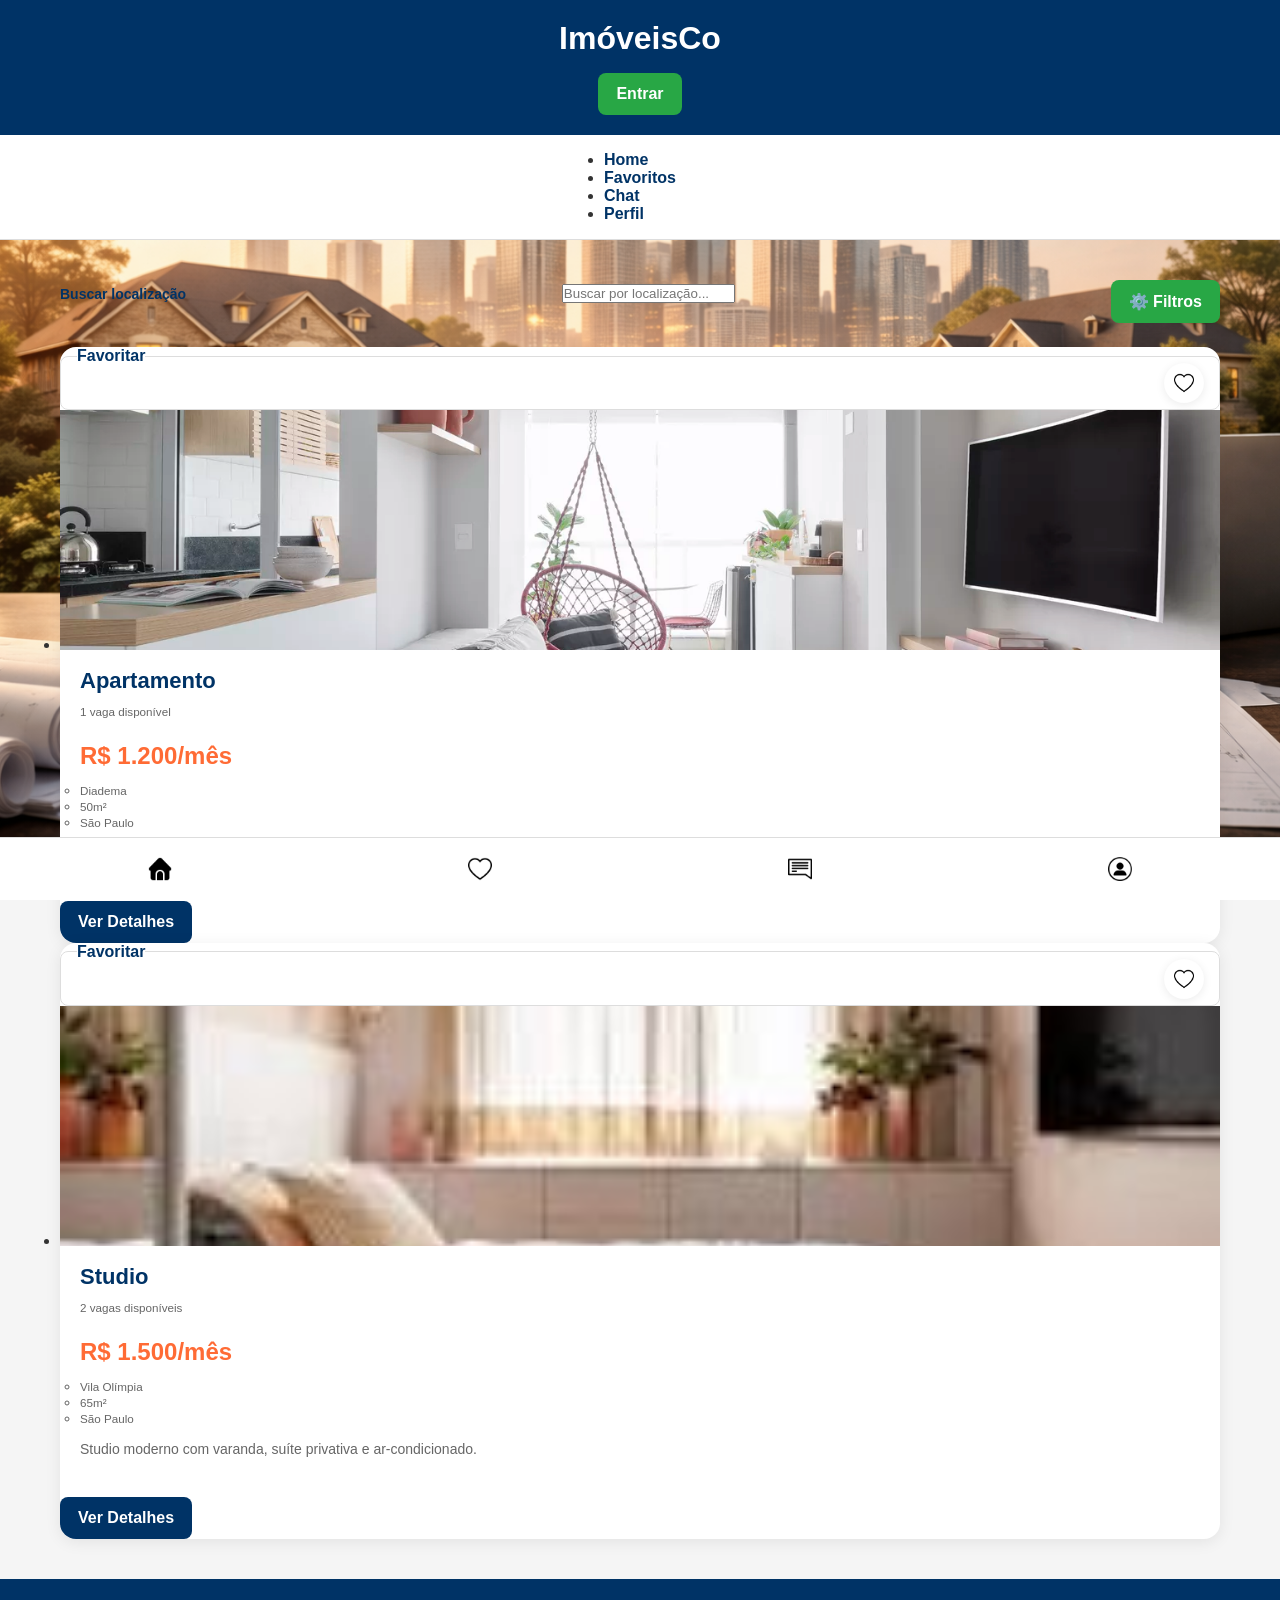
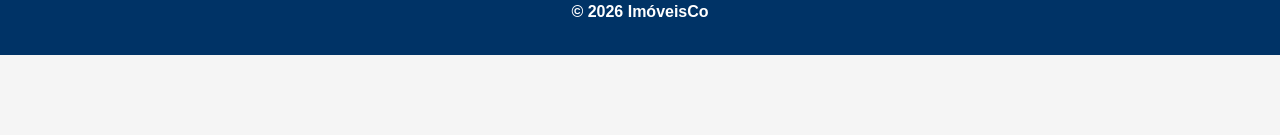
<file: html/index.html>
﻿<!DOCTYPE html>
<html lang="pt-BR">
<head>
    <meta charset="UTF-8">

    <meta http-equiv="refresh" content="0; url=teste1.html">

    <meta name="viewport" content="width=device-width, initial-scale=1.0">

    <title>ImóveisCo</title>
</head>

<body>
    <p>
        Redirecionando para
        <a href="teste1.html">Home</a>...
    </p>
</body>
</html>
</file>
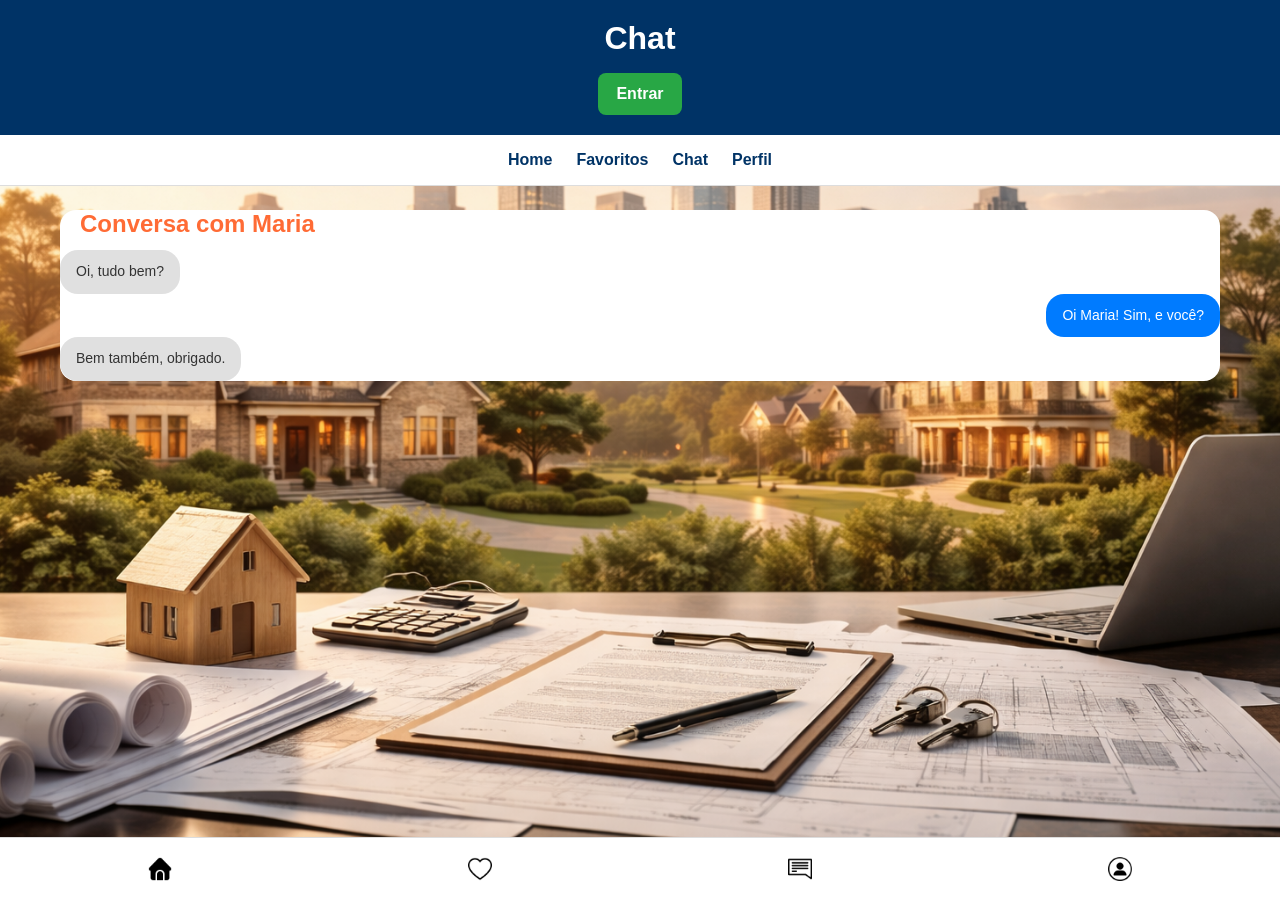
<file: html/chat.html>
﻿<!DOCTYPE html>
<html lang="pt-BR">

<head>
    <meta charset="UTF-8">
    <meta name="viewport" content="width=device-width, initial-scale=1.0">
    <title>ImóveisCo - Chat</title>

    <link rel="stylesheet" href="css/styles.css">
</head>

<body>

    <header>
        <h1>Chat</h1>

        <a href="#login" class="button secondary">
            Entrar
        </a>
    </header>

    <nav class="top-nav">
        <a href="teste1.html">Home</a>
        <a href="favorites.html">Favoritos</a>
        <a href="chat.html">Chat</a>
        <a href="profile.html">Perfil</a>
    </nav>

    <main>

        <section class="chat-layout">

            <h2 class="sr-only">
                Conversas
            </h2>

            <input type="radio"
                   id="conv-none"
                   name="conversation"
                   hidden>

            <input type="radio"
                   id="conv-maria"
                   name="conversation"
                   checked
                   hidden>

            <input type="radio"
                   id="conv-joao"
                   name="conversation"
                   hidden>

            <input type="radio"
                   id="conv-carla"
                   name="conversation"
                   hidden>

            <nav class="chat-list"
                 aria-label="Lista de conversas">

                <label for="conv-maria"
                       class="chat-item">

                    <span class="chat-avatar">
                        <img src="imagens/maria.png"
                             alt="Maria">
                    </span>

                    <span class="chat-meta">
                        <span class="chat-name">
                            Maria
                        </span>

                        <span class="chat-preview">
                            Oi, tudo bem?
                        </span>
                    </span>

                </label>

                <label for="conv-joao"
                       class="chat-item">

                    <span class="chat-avatar">
                        <img src="imagens/user.png"
                             alt="João">
                    </span>

                    <span class="chat-meta">
                        <span class="chat-name">
                            João
                        </span>

                        <span class="chat-preview">
                            Sobre o quarto...
                        </span>
                    </span>

                </label>

                <label for="conv-carla"
                       class="chat-item">

                    <span class="chat-avatar">
                        <img src="imagens/camila.png"
                             alt="Carla">
                    </span>

                    <span class="chat-meta">
                        <span class="chat-name">
                            Carla
                        </span>

                        <span class="chat-preview">
                            Visita agendada!
                        </span>
                    </span>

                </label>

            </nav>

            <section class="chat-content">

                <h2 class="sr-only">
                    Área de mensagens
                </h2>

                <article class="conversation conversation-maria">

                    <h3>
                        Conversa com Maria
                    </h3>

                    <p class="message left">
                        Oi, tudo bem?
                    </p>

                    <p class="message right">
                        Oi Maria! Sim, e você?
                    </p>

                    <p class="message left">
                        Bem também, obrigado.
                    </p>

                </article>

                <article class="conversation conversation-joao">

                    <h3>
                        Conversa com João
                    </h3>

                    <p class="message left">
                        Sobre o quarto...
                    </p>

                    <p class="message right">
                        Qual quarto?
                    </p>

                    <p class="message left">
                        O Quarto 1, está disponível?
                    </p>

                </article>

                <article class="conversation conversation-carla">

                    <h3>
                        Conversa com Carla
                    </h3>

                    <p class="message left">
                        Visita agendada!
                    </p>

                    <p class="message right">
                        Perfeito, até amanhã.
                    </p>

                </article>

            </section>

        </section>

    </main>

    <nav id="bottom-nav"
         aria-label="Navegação inferior">

        <ul>

            <li>
                <a href="teste1.html">
                    <img src="imagens/home.png"
                         alt="Home">
                </a>
            </li>

            <li>
                <a href="favorites.html">
                    <img src="imagens/like.png"
                         alt="Favoritos">
                </a>
            </li>

            <li>
                <a href="chat.html">
                    <img src="imagens/messagens.png"
                         alt="Chat">
                </a>
            </li>

            <li>
                <a href="profile.html">
                    <img src="imagens/user.png"
                         alt="Perfil">
                </a>
            </li>

        </ul>

    </nav>

    <section id="login"
             class="modal">

        <h2 class="sr-only">
            Login
        </h2>

        <section class="modal-content">

            <a href="#"
               class="close">
                &times;
            </a>

            <h2>
                Login
            </h2>

            <form>

                <label>
                    Email

                    <input type="email"
                           required>
                </label>

                <label>
                    Senha

                    <input type="password"
                           required>
                </label>

                <button type="submit"
                        class="button">
                    Entrar
                </button>

            </form>

            <p>
                <a href="#register"
                   class="button secondary">
                    Cadastrar
                </a>
            </p>

        </section>

    </section>

    <section id="register"
             class="modal">

        <h2 class="sr-only">
            Cadastro
        </h2>

        <section class="modal-content">

            <a href="#"
               class="close">
                &times;
            </a>

            <h2>
                Cadastro
            </h2>

            <form>

                <label>
                    Nome

                    <input type="text"
                           required>
                </label>

                <label>
                    Email

                    <input type="email"
                           required>
                </label>

                <label>
                    Senha

                    <input type="password"
                           required>
                </label>

                <label>
                    Confirmar Senha

                    <input type="password"
                           required>
                </label>

                <button type="submit"
                        class="button">
                    Cadastrar
                </button>

            </form>

        </section>

    </section>

</body>

</html>
</file>
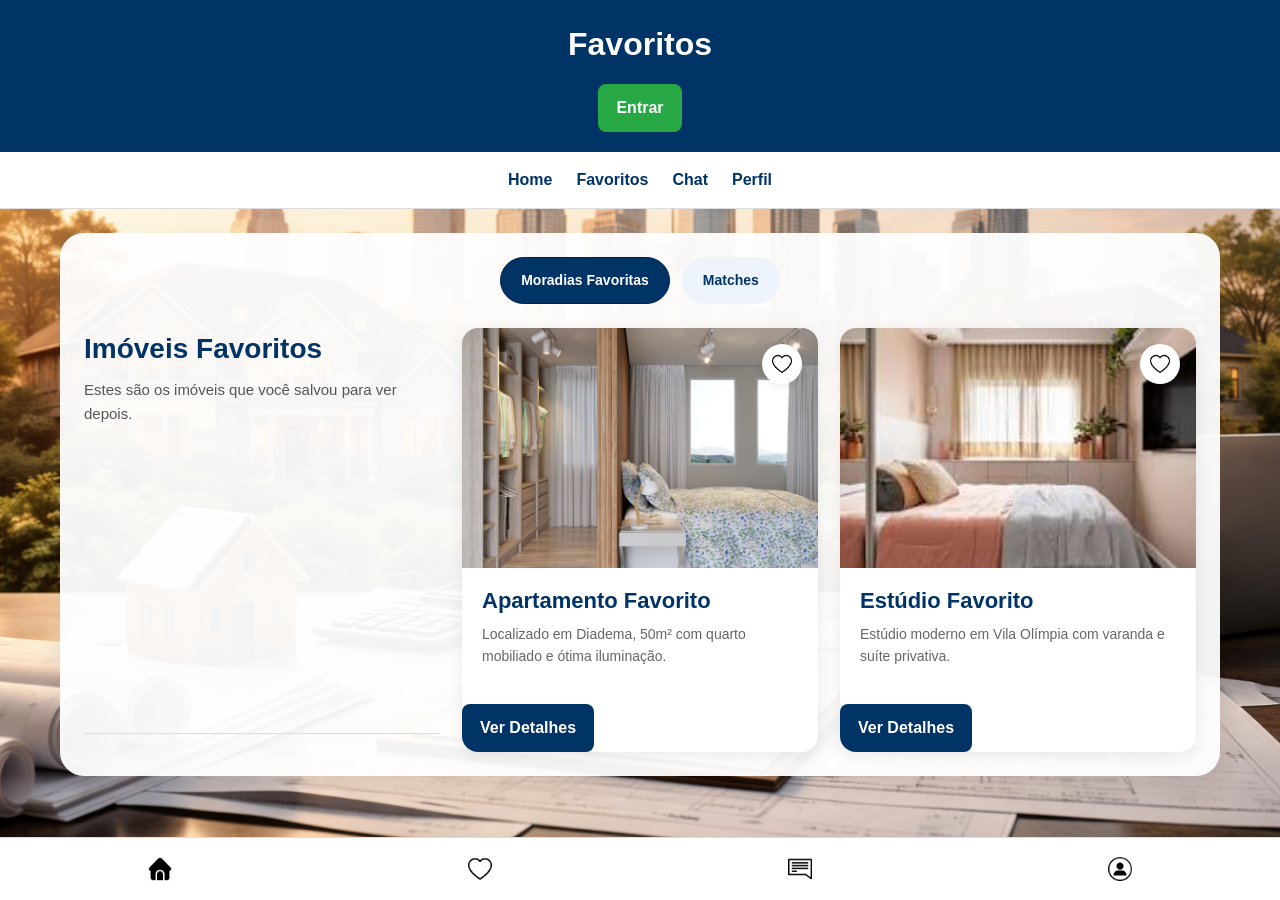
<file: html/favorites.html>
﻿<!DOCTYPE html>
<html lang="pt-BR">

<head>
    <meta charset="UTF-8">
    <meta name="viewport" content="width=device-width, initial-scale=1.0">

    <title>ImóveisCo - Favoritos</title>

    <link rel="stylesheet" href="css/reset.css">
    <link rel="stylesheet" href="css/styles.css">
</head>

<body>

    <header>
        <h1>Favoritos</h1>

        <a href="#login" class="button secondary">
            Entrar
        </a>
    </header>

    <nav class="top-nav">
        <a href="teste1.html">Home</a>
        <a href="favorites.html">Favoritos</a>
        <a href="chat.html">Chat</a>
        <a href="profile.html">Perfil</a>
    </nav>

    <main>

        <section class="tabs">

            <h2 class="sr-only">
                Área de favoritos
            </h2>

            <input type="radio"
                   id="tab-moradias"
                   name="favorite-tab"
                   checked
                   hidden>

            <input type="radio"
                   id="tab-matches"
                   name="favorite-tab"
                   hidden>

            <section class="tab-buttons">

                <h2 class="sr-only">
                    Seleção de abas
                </h2>

                <label for="tab-moradias"
                       class="tab-label">
                    Moradias Favoritas
                </label>

                <label for="tab-matches"
                       class="tab-label">
                    Matches
                </label>

            </section>

            <section class="tab-content tab-moradias">

                <h2 class="sr-only">
                    Conteúdo de imóveis favoritos
                </h2>

                <section class="section-title">

                    <h2>
                        Imóveis Favoritos
                    </h2>

                    <p>
                        Estes são os imóveis que você salvou para ver depois.
                    </p>

                </section>

                <article>

                    <input type="checkbox"
                           id="fav-1"
                           class="favorite-checkbox">

                    <label for="fav-1"
                           class="star">

                        <span class="sr-only">
                            Favoritar
                        </span>

                    </label>

                    <figure>
                        <img src="imagens/quarto1.jpg"
                             alt="Apartamento Favorito">
                    </figure>

                    <h2>
                        Apartamento Favorito
                    </h2>

                    <p>
                        Localizado em Diadema, 50m² com quarto mobiliado e ótima iluminação.
                    </p>

                    <a href="teste1.html#property-1"
                       class="button">
                        Ver Detalhes
                    </a>

                </article>

                <article>

                    <input type="checkbox"
                           id="fav-2"
                           class="favorite-checkbox">

                    <label for="fav-2"
                           class="star">

                        <span class="sr-only">
                            Favoritar
                        </span>

                    </label>

                    <figure>
                        <img src="imagens/quarto2.jpg"
                             alt="Estúdio Favorito">
                    </figure>

                    <h2>
                        Estúdio Favorito
                    </h2>

                    <p>
                        Estúdio moderno em Vila Olímpia com varanda e suíte privativa.
                    </p>

                    <a href="teste1.html#property-2"
                       class="button">
                        Ver Detalhes
                    </a>

                </article>

            </section>

            <section class="tab-content tab-matches">

                <h2 class="sr-only">
                    Conteúdo de matches
                </h2>

                <section class="section-title">

                    <h2>
                        Matches
                    </h2>

                    <p>
                        Veja os moradores com maior compatibilidade para o seu perfil.
                    </p>

                </section>

                <section id="match-list"
                         class="matches-grid">

                    <h3>
                        Lista de Matches
                    </h3>

                </section>

                <p id="no-matches"
                   class="empty-state">

                    Nenhum match ainda.
                    Volte à home e clique em “Match”
                    em algum morador.

                </p>

            </section>

        </section>

    </main>

    <nav id="bottom-nav"
         aria-label="Navegação inferior">

        <ul>

            <li>

                <a href="teste1.html">

                    <img src="imagens/home.png"
                         alt="Home">

                </a>

            </li>

            <li>

                <a href="favorites.html">

                    <img src="imagens/like.png"
                         alt="Favoritos">

                </a>

            </li>

            <li>

                <a href="#chat-modal">

                    <img src="imagens/messagens.png"
                         alt="Chat">

                </a>

            </li>

            <li>

                <a href="profile.html">

                    <img src="imagens/user.png"
                         alt="Perfil">

                </a>

            </li>

        </ul>

    </nav>

    <section id="login"
             class="modal">

        <h2 class="sr-only">
            Login
        </h2>

        <section class="modal-content">

            <a href="#"
               class="close">
                &times;
            </a>

            <h2>
                Login
            </h2>

            <form>

                <label for="login-email">
                    Email
                </label>

                <input type="email"
                       id="login-email"
                       required>

                <label for="login-password">
                    Senha
                </label>

                <input type="password"
                       id="login-password"
                       required>

                <button type="submit"
                        class="button">

                    Entrar

                </button>

            </form>

        </section>

    </section>

</body>

</html>
</file>
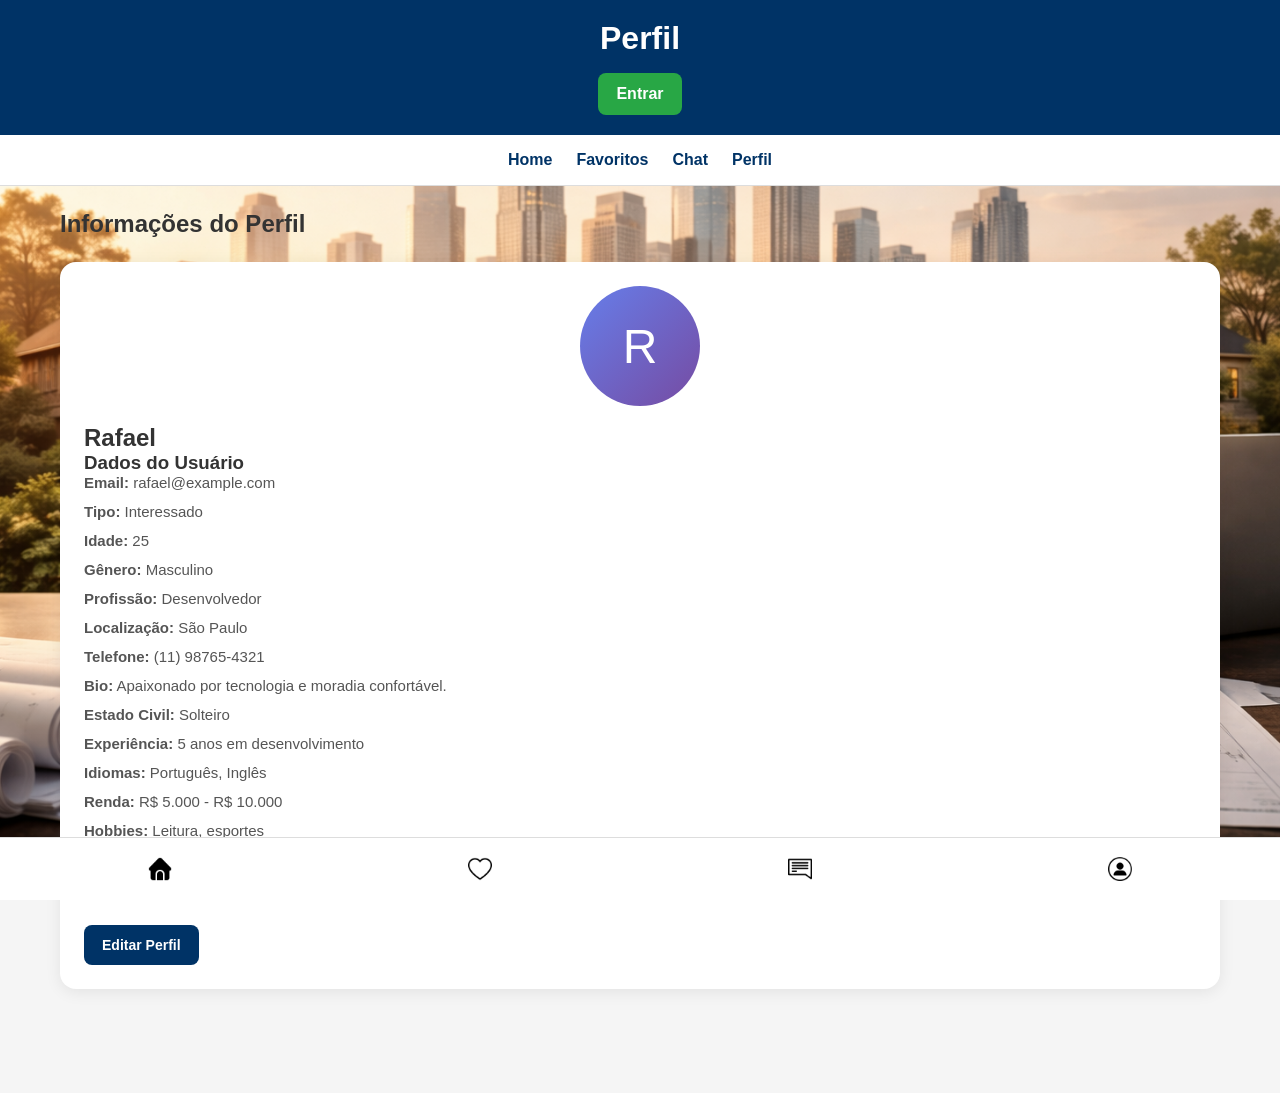
<file: html/profile.html>
﻿<!DOCTYPE html>
<html lang="pt-BR">

<head>
    <meta charset="UTF-8">
    <meta name="viewport" content="width=device-width, initial-scale=1.0">
    <title>ImóveisCo - Perfil</title>

    <link rel="stylesheet" href="css/styles.css">
</head>

<body>

    <header>
        <h1>Perfil</h1>

        <a href="#login"
           class="button secondary">
            Entrar
        </a>
    </header>

    <nav class="top-nav">
        <a href="teste1.html">Home</a>
        <a href="favorites.html">Favoritos</a>
        <a href="chat.html">Chat</a>
        <a href="profile.html">Perfil</a>
    </nav>

    <main>

        <input type="checkbox"
               id="edit-profile-toggle"
               hidden>

        <section class="profile-content">

            <h2>
                Informações do Perfil
            </h2>

            <section class="profile-card">

                <h2 class="sr-only">
                    Cartão de perfil
                </h2>

                <span class="profile-avatar">
                    R
                </span>

                <h2>
                    Rafael
                </h2>

                <section class="profile-info">

                    <h3>
                        Dados do Usuário
                    </h3>

                    <p><strong>Email:</strong> rafael@example.com</p>
                    <p><strong>Tipo:</strong> Interessado</p>
                    <p><strong>Idade:</strong> 25</p>
                    <p><strong>Gênero:</strong> Masculino</p>
                    <p><strong>Profissão:</strong> Desenvolvedor</p>
                    <p><strong>Localização:</strong> São Paulo</p>
                    <p><strong>Telefone:</strong> (11) 98765-4321</p>
                    <p><strong>Bio:</strong> Apaixonado por tecnologia e moradia confortável.</p>
                    <p><strong>Estado Civil:</strong> Solteiro</p>
                    <p><strong>Experiência:</strong> 5 anos em desenvolvimento</p>
                    <p><strong>Idiomas:</strong> Português, Inglês</p>
                    <p><strong>Renda:</strong> R$ 5.000 - R$ 10.000</p>
                    <p><strong>Hobbies:</strong> Leitura, esportes</p>
                    <p><strong>Pets:</strong> Não</p>
                    <p><strong>Personalidade:</strong> Extrovertido</p>

                </section>

                <label for="edit-profile-toggle"
                       class="button">
                    Editar Perfil
                </label>

            </section>

            <section class="profile-form">

                <h2>
                    Editar Perfil
                </h2>

                <form id="profile-form">

                    <label for="edit-name">
                        Nome
                    </label>

                    <input type="text"
                           id="edit-name"
                           value="Rafael">

                    <label for="edit-email">
                        Email
                    </label>

                    <input type="email"
                           id="edit-email"
                           value="rafael@example.com">

                    <label for="edit-gender">
                        Sexo
                    </label>

                    <select id="edit-gender">
                        <option selected>Masculino</option>
                        <option>Feminino</option>
                        <option>Outro</option>
                    </select>

                    <label for="edit-age">
                        Idade
                    </label>

                    <input type="number"
                           id="edit-age"
                           value="25"
                           min="18"
                           max="100">

                    <label for="edit-profession">
                        Profissão
                    </label>

                    <input type="text"
                           id="edit-profession"
                           value="Desenvolvedor">

                    <label for="edit-location">
                        Localização
                    </label>

                    <input type="text"
                           id="edit-location"
                           value="São Paulo">

                    <label for="edit-phone">
                        Telefone
                    </label>

                    <input type="tel"
                           id="edit-phone"
                           value="(11) 98765-4321">

                    <label for="edit-bio">
                        Bio Pessoal
                    </label>

                    <textarea id="edit-bio">Apaixonado por tecnologia e moradia confortável.</textarea>

                    <label for="edit-marital">
                        Estado Civil
                    </label>

                    <select id="edit-marital">
                        <option selected>Solteiro(a)</option>
                        <option>Relacionada(o)</option>
                        <option>Casado(a)</option>
                        <option>Divorciado(a)</option>
                    </select>

                    <label for="edit-experience">
                        Experiência Profissional
                    </label>

                    <input type="text"
                           id="edit-experience"
                           value="5 anos em desenvolvimento">

                    <label for="edit-languages">
                        Idiomas
                    </label>

                    <input type="text"
                           id="edit-languages"
                           value="Português, Inglês">

                    <label for="edit-income">
                        Faixa de Renda
                    </label>

                    <select id="edit-income">
                        <option>Até R$ 2.000</option>
                        <option selected>R$ 2.000 - R$ 5.000</option>
                        <option>R$ 5.000 - R$ 10.000</option>
                        <option>R$ 10.000 - R$ 20.000</option>
                        <option>Acima de R$ 20.000</option>
                    </select>

                    <label for="edit-hobbies">
                        Hobbies
                    </label>

                    <input type="text"
                           id="edit-hobbies"
                           value="Leitura, esportes">

                    <fieldset>

                        <legend>
                            Gosta de pets?
                        </legend>

                        <label for="edit-pets-yes">
                            <input type="radio"
                                   id="edit-pets-yes"
                                   name="pets"
                                   checked>
                            Sim
                        </label>

                        <label for="edit-pets-no">
                            <input type="radio"
                                   id="edit-pets-no"
                                   name="pets">
                            Não
                        </label>

                    </fieldset>

                    <fieldset>

                        <legend>
                            Personalidade
                        </legend>

                        <label for="edit-personality-extroverted">
                            <input type="radio"
                                   id="edit-personality-extroverted"
                                   name="personality"
                                   checked>
                            Extrovertido
                        </label>

                        <label for="edit-personality-introverted">
                            <input type="radio"
                                   id="edit-personality-introverted"
                                   name="personality">
                            Introvertido
                        </label>

                    </fieldset>

                    <button type="submit"
                            class="button">
                        Salvar Alterações
                    </button>

                    <label for="edit-profile-toggle"
                           class="button secondary">
                        Cancelar
                    </label>

                </form>

            </section>

        </section>

    </main>

    <nav id="bottom-nav"
         aria-label="Navegação inferior">

        <ul>

            <li>
                <a href="teste1.html">
                    <img src="imagens/home.png"
                         alt="Home">
                </a>
            </li>

            <li>
                <a href="favorites.html">
                    <img src="imagens/like.png"
                         alt="Favoritos">
                </a>
            </li>

            <li>
                <a href="#chat-modal">
                    <img src="imagens/messagens.png"
                         alt="Chat">
                </a>
            </li>

            <li>
                <a href="profile.html">
                    <img src="imagens/user.png"
                         alt="Perfil">
                </a>
            </li>

        </ul>

    </nav>

    <section id="login"
             class="modal">

        <h2 class="sr-only">
            Login
        </h2>

        <section class="modal-content">

            <h2>
                Login
            </h2>

            <a href="#"
               class="close">
                &times;
            </a>

            <form>

                <label for="login-email">
                    Email
                </label>

                <input type="email"
                       id="login-email"
                       required>

                <label for="login-password">
                    Senha
                </label>

                <input type="password"
                       id="login-password"
                       required>

                <button type="submit"
                        class="button">
                    Entrar
                </button>

            </form>

            <p>

                <a href="#register"
                   class="button secondary">
                    Cadastrar
                </a>

            </p>

        </section>

    </section>

    <section id="register"
             class="modal">

        <h2 class="sr-only">
            Cadastro
        </h2>

        <section class="modal-content">

            <h2>
                Cadastro
            </h2>

            <a href="#"
               class="close">
                &times;
            </a>

            <form>

                <label for="register-name">
                    Nome
                </label>

                <input type="text"
                       id="register-name"
                       required>

                <label for="register-email">
                    Email
                </label>

                <input type="email"
                       id="register-email"
                       required>

                <label for="register-password">
                    Senha
                </label>

                <input type="password"
                       id="register-password"
                       required>

                <label for="register-confirm-password">
                    Confirmar Senha
                </label>

                <input type="password"
                       id="register-confirm-password"
                       required>

                <button type="submit"
                        class="button">
                    Cadastrar
                </button>

            </form>

        </section>

    </section>

</body>

</html>
</file>
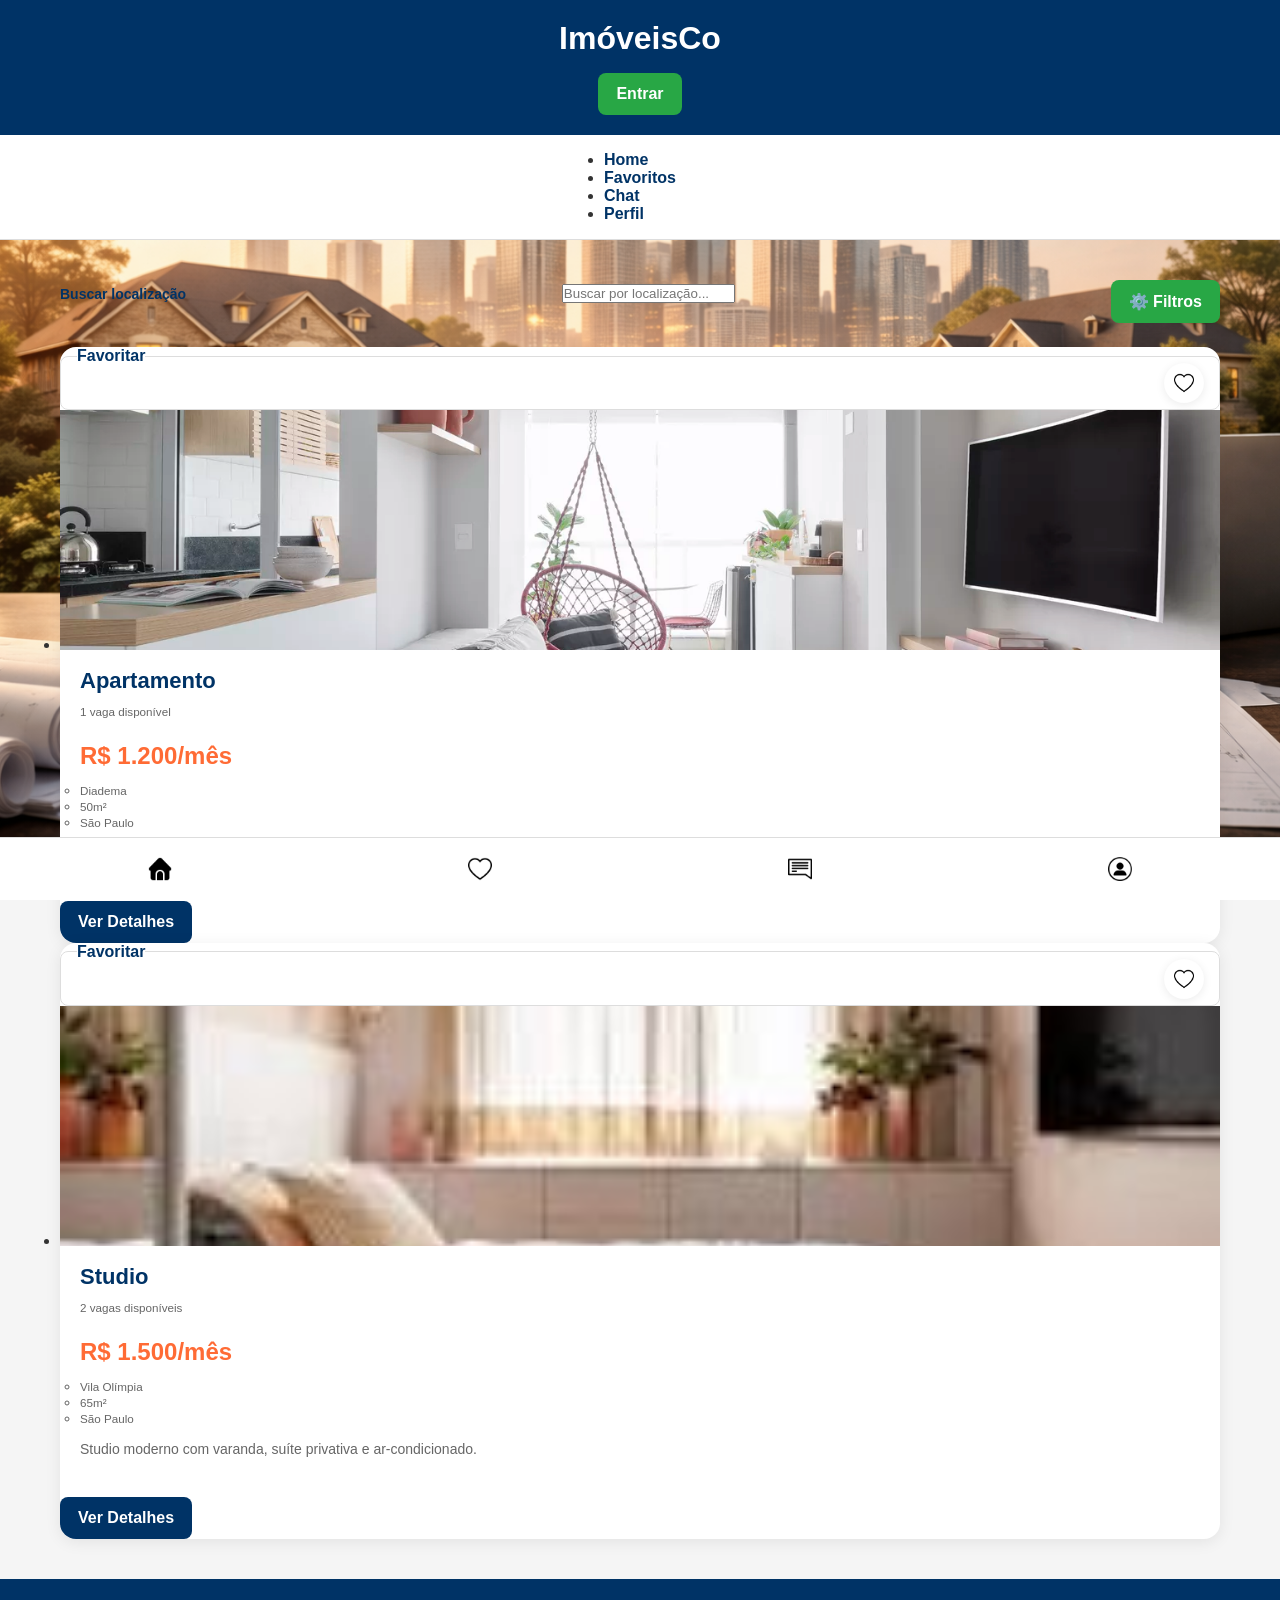
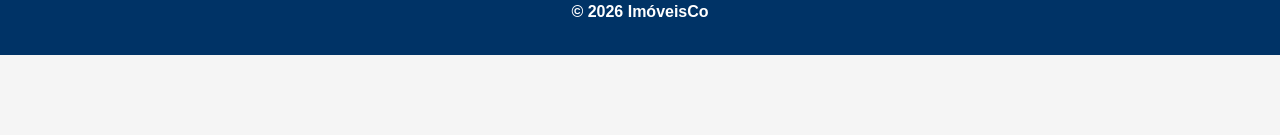
<file: html/teste1.html>
﻿<!DOCTYPE html>
<html lang="pt-BR">
<head>
    <meta charset="UTF-8">
    <meta name="viewport" content="width=device-width, initial-scale=1.0">
    <title>ImóveisCo - Home</title>
    <link class="styles" rel="stylesheet" href="css/styles.css">
</head>
<body>
    <header>
        <h1>ImóveisCo</h1>
        <a href="#login" class="button secondary">Entrar</a>
    </header>

    <nav class="top-nav">
        <ul>
            <li><a href="teste1.html">Home</a></li>
            <li><a href="favorites.html">Favoritos</a></li>
            <li><a href="chat.html">Chat</a></li>
            <li><a href="profile.html">Perfil</a></li>
        </ul>
    </nav>

    <main>
        <form class="toolbar" action="#" method="get">
            <label for="location-search" class="visually-hidden">Buscar localização</label>
            <input type="search" id="location-search" name="q" placeholder="Buscar por localização...">
            <a href="#filters-modal" class="button secondary">⚙️ Filtros</a>
        </form>

        <aside id="filters-modal" class="modal">
            <section class="modal-content">
                <a href="#" class="close" aria-label="Fechar modal">&times;</a>
                <h2>Filtrar Imóveis</h2>
                
                <fieldset class="filters-content">
                    <legend class="visually-hidden">Opções de Filtro</legend>
                    <fieldset>
                        <legend>Preço</legend>
                        <label for="maxPrice">Preço máximo: R$ 2.000</label>
                        <input type="range" id="maxPrice" name="maxPrice" min="500" max="3000" value="2000" step="100">
                    </fieldset>

                    <fieldset>
                        <legend>Quartos</legend>
                        <ul>
                            <li><label><input type="checkbox" name="bedrooms" value="1"> 1 quarto</label></li>
                            <li><label><input type="checkbox" name="bedrooms" value="2"> 2 quartos</label></li>
                            <li><label><input type="checkbox" name="bedrooms" value="3"> 3 quartos</label></li>
                            <li><label><input type="checkbox" name="bedrooms" value="4+"> 4+ quartos</label></li>
                        </ul>
                    </fieldset>

                    <fieldset>
                        <legend>Pets</legend>
                        <ul>
                            <li><label><input type="radio" name="pets-filter" value="any" checked> Indiferente</label></li>
                            <li><label><input type="radio" name="pets-filter" value="yes"> Aceita pets</label></li>
                        </ul>
                    </fieldset>
                    
                    <button type="reset" class="button secondary">Limpar</button>
                    <button type="submit" class="button">Aplicar</button>
                </fieldset>
            </section>
        </aside>

        <ul id="listagem">
            <li>
                <article class="property-card" data-price="1200" data-location="diadema">
                    <fieldset class="favorite-form">
                        <legend class="visually-hidden">Favoritar</legend>
                        <input type="checkbox" id="fav-1" name="favorite-1" class="favorite-checkbox" aria-label="Favoritar Apartamento em Diadema">
                        <label for="fav-1" class="star"></label>
                    </fieldset>
                    <figure>
                        <img src="imagens/apartamento.jpg" alt="Fachada do Imóvel">
                    </figure>
                    <h2>Apartamento</h2>
                    <p><small>1 vaga disponível</small></p>
                    <h3>R$ 1.200/mês</h3>
                    <aside>
                        <ul>
                            <li><small>Diadema</small></li>
                            <li><small>50m²</small></li>
                            <li><small>São Paulo</small></li>
                        </ul>
                    </aside>
                    <p>Quarto aconchegante e mobiliado com cama de solteiro e escrivaninha.</p>
                    <a href="#property-1" class="button">Ver Detalhes</a>
                </article>
            </li>

            <li>
                <article class="property-card" data-price="1500" data-location="vila-olimpia">
                    <fieldset class="favorite-form">
                        <legend class="visually-hidden">Favoritar</legend>
                        <input type="checkbox" id="fav-2" name="favorite-2" class="favorite-checkbox" aria-label="Favoritar Studio em Vila Olímpia">
                        <label for="fav-2" class="star"></label>
                    </fieldset>
                    <figure>
                        <img src="imagens/quarto2.jpg" alt="Interior do Studio">
                    </figure>
                    <h2>Studio</h2>
                    <p><small>2 vagas disponíveis</small></p>
                    <h3>R$ 1.500/mês</h3>
                    <aside>
                        <ul>
                            <li><small>Vila Olímpia</small></li>
                            <li><small>65m²</small></li>
                            <li><small>São Paulo</small></li>
                        </ul>
                    </aside>
                    <p>Studio moderno com varanda, suíte privativa e ar-condicionado.</p>
                    <a href="#property-2" class="button">Ver Detalhes</a>
                </article>
            </li>
        </ul>
    </main>

    <aside id="login" class="modal">
        <section class="modal-content">
            <a href="#" class="close" aria-label="Fechar login">&times;</a>
            <h2>Login</h2>
            <form action="#" method="post">
                <p>
                    <label for="login-email">Email</label><br>
                    <input type="email" id="login-email" name="email" required>
                </p>
                <p>
                    <label for="login-password">Senha</label><br>
                    <input type="password" id="login-password" name="password" required>
                </p>
                <button type="submit" class="button">Entrar</button>
            </form>
            <p>Não tem conta? <a href="#register" class="button secondary">Cadastrar</a></p>
        </section>
    </aside>

    <aside id="property-1" class="modal">
        <article class="modal-content">
            <a href="#" class="close" aria-label="Fechar detalhes">&times;</a>
            <h2>Apartamento - Diadema</h2>
            <figure>
                <img src="imagens/apartamento.jpg" alt="Apartamento em Diadema">
            </figure>
            <p><strong>R$ 1.200/mês</strong></p>
            <h3>Características</h3>
            <ul>
                <li>Quartos: 1</li>
                <li>Área: 50m²</li>
            </ul>
            <h3>Moradores</h3>
            <ul>
                <li><a href="#resident-ana"><strong>Ana</strong> - Ver Perfil</a></li>
            </ul>
            <a href="#" class="button">Agendar Visita</a>
        </article>
    </aside>

    <aside id="resident-ana" class="modal">
        <article class="modal-content">
            <a href="#property-1" class="close" aria-label="Voltar">&times;</a>
            <h2>Ana</h2>
            <ul>
                <li>Idade: 25</li>
                <li>Gênero: Feminino</li>
                <li>Trabalho: Estudante</li>
            </ul>
            <a href="#chat-modal" class="button">Conversar</a>
        </article>
    </aside>

    <footer>
        <p><strong>© 2026 ImóveisCo</strong></p>
    </footer>

    <nav id="bottom-nav" aria-label="Navegação inferior">
        <ul>
            <li><a href="teste1.html"><img src="imagens/home.png" alt="Início"></a></li>
            <li><a href="favorites.html"><img src="imagens/like.png" alt="Favoritos"></a></li>
            <li><a href="#chat-modal"><img src="imagens/messagens.png" alt="Mensagens"></a></li>
            <li><a href="profile.html"><img src="imagens/user.png" alt="Perfil"></a></li>
        </ul>
    </nav>

    <aside id="chat-modal" class="modal chat-modal">
        <fieldset class="modal-content chat-modal-content">
            <legend class="visually-hidden">Janela de Chat</legend>
            <a href="#" class="close" aria-label="Fechar chat">&times;</a>
            
            <fieldset class="chat-layout">
                <legend class="visually-hidden">Conversas</legend>
                <input type="radio" id="conv-ana" name="conversation" value="ana" checked hidden>
                
                <nav class="chat-list" aria-label="Contatos">
                    <ul>
                        <li>
                            <label for="conv-ana" class="chat-item">
                                <img src="imagens/user.png" alt="Avatar">
                                <strong>Ana</strong>
                            </label>
                        </li>
                    </ul>
                </nav>

                <article class="chat-content">
                    <header class="chat-header">
                        <h2>Conversa com Ana</h2>
                    </header>
                    
                    <ul class="messages">
                        <li class="message left">Olá! Estou interessada no imóvel.</li>
                    </ul>
                    
                    <form action="#" method="post" class="message-form">
                        <label for="msg-input" class="visually-hidden">Mensagem:</label>
                        <input type="text" id="msg-input" name="msg" required>
                        <button type="submit">Enviar</button>
                    </form>
                </article>
            </fieldset>
        </fieldset>
    </aside>
</body>
</html>
</file>
<file: html/css/styles.css>
* {
    margin: 0;
    padding: 0;
    box-sizing: border-box;
}

body {
    font-family: 'Segoe UI', Tahoma, Geneva, Verdana, sans-serif;
    background-color: #f5f5f5;
    background-image: url('../imagens/fundo.png');
    background-size: cover;
    background-attachment: fixed;
    background-position: center;
    color: #333;
    min-height: 100vh;
    padding-bottom: 80px;
}

header {
    background-color: #003366;
    padding: 20px;
    color: white;
    text-align: center;
}

header a {
    color: white;
    text-decoration: none;
    font-weight: bold;
}

.top-nav {
    background: white;
    display: flex;
    justify-content: center;
    gap: 24px;
    padding: 16px 0;
    border-bottom: 1px solid #ddd;
}

.top-nav a {
    color: #003366;
    text-decoration: none;
    font-weight: bold;
}

main {
    max-width: 1200px;
    margin: 24px auto;
    padding: 0 20px;
}

.toolbar {
    display: flex;
    flex-wrap: wrap;
    justify-content: space-between;
    gap: 16px;
    margin-bottom: 24px;
}

fieldset {
    border: 1px solid #ddd;
    border-radius: 8px;
    padding: 16px;
    background: rgba(255,255,255,0.9);
}

legend {
    font-weight: bold;
    color: #003366;
    margin-bottom: 12px;
    display: block;
}

label {
    font-weight: bold;
    color: #003366;
    font-size: 14px;
}

input[type="text"],
input[type="email"],
input[type="password"],
input[type="number"],
select,
textarea,
input[type="range"] {
    width: 100%;
    padding: 10px;
    margin-top: 8px;
    border: 1px solid #ddd;
    border-radius: 6px;
    font-size: 14px;
}

textarea {
    min-height: 100px;
    resize: vertical;
}

.button {
    display: inline-flex;
    align-items: center;
    justify-content: center;
    text-decoration: none;
    margin-top: 16px;
    padding: 12px 18px;
    background-color: #003366;
    color: white;
    border-radius: 8px;
    font-weight: bold;
}

.button:hover {
    background-color: #002244;
}

.button.secondary {
    background-color: #28a745;
}

.button.secondary:hover {
    background-color: #1e7f34;
}

.tabs {
    background: rgba(255,255,255,0.95);
    border-radius: 24px;
    padding: 24px;
    box-shadow: 0 12px 28px rgba(0,0,0,0.08);
    margin-bottom: 24px;
}

.tab-buttons {
    display: flex;
    flex-wrap: wrap;
    justify-content: center;
    gap: 12px;
    margin-bottom: 24px;
}

.tab-label {
    padding: 12px 20px;
    border-radius: 999px;
    background: #eef4fb;
    color: #003366;
    font-weight: 700;
    cursor: pointer;
    transition: background-color 0.2s ease, color 0.2s ease;
    border: 1px solid transparent;
}

#tab-moradias:checked ~ .tab-buttons label[for="tab-moradias"],
#tab-matches:checked ~ .tab-buttons label[for="tab-matches"] {
    background: #003366;
    color: white;
    border-color: #002244;
}

.tab-content {
    display: none;
}

#tab-moradias:checked ~ .tab-moradias,
#tab-matches:checked ~ .tab-matches {
    display: grid;
    gap: 22px;
}

.tab-moradias {
    grid-template-columns: repeat(auto-fit, minmax(280px, 1fr));
}

.tab-matches {
    grid-template-columns: repeat(auto-fit, minmax(240px, 1fr));
}

.section-title {
    border-bottom: 1px solid #ddd;
    padding-bottom: 18px;
    margin-bottom: 18px;
}

.section-title h2 {
    color: #003366;
    font-size: 28px;
    margin-bottom: 8px;
}

.section-title p {
    color: #555;
    font-size: 15px;
    line-height: 1.6;
}

.resident-card {
    background: #ffffff;
    border: 1px solid #e0e7ef;
    border-radius: 18px;
    padding: 24px;
    box-shadow: 0 8px 20px rgba(0,0,0,0.04);
}

.resident-card p {
    color: #555;
    font-size: 15px;
    margin: 12px 0 18px;
}

.matches-grid {
    display: grid;
    gap: 22px;
    grid-template-columns: repeat(auto-fit, minmax(240px, 1fr));
}

.empty-state {
    color: #555;
    font-size: 15px;
    padding: 20px;
    background: #f0f4fb;
    border: 1px dashed #ccd9e9;
    border-radius: 16px;
}

.resident-name {
    display: block;
    font-size: 18px;
    margin-bottom: 8px;
}

.tab-content article h2 {
    margin-top: 16px;
}

.tab-content article p {
    padding: 0 20px 20px;
}

#bottom-nav {
    position: fixed;
    left: 0;
    right: 0;
    bottom: 0;
    background: white;
    border-top: 1px solid #ddd;
    padding: 10px 0;
}

#bottom-nav ul {
    display: flex;
    justify-content: space-around;
    list-style: none;
}

#bottom-nav a {
    display: inline-flex;
    justify-content: center;
    align-items: center;
    width: 42px;
    height: 42px;
}

#bottom-nav img {
    width: 24px;
    height: 24px;
}

section#listagem {
    display: grid;
    grid-template-columns: repeat(auto-fill, minmax(300px, 1fr));
    gap: 24px;
}

article {
    position: relative;
    background: white;
    border-radius: 16px;
    overflow: hidden;
    box-shadow: 0 3px 16px rgba(0,0,0,0.08);
}

article:hover {
    transform: translateY(-4px);
    box-shadow: 0 6px 24px rgba(0,0,0,0.12);
}

figure {
    margin: 0;
    height: 240px;
    overflow: hidden;
}

figure img {
    width: 100%;
    height: 100%;
    object-fit: cover;
}

article h2 {
    color: #003366;
    font-size: 22px;
    margin: 18px 20px 6px;
}

.vacancies {
    display: block;
    color: #28a745;
    font-size: 13px;
    font-weight: bold;
    margin: 0 20px 8px;
}

article h3 {
    color: #ff6b35;
    font-size: 24px;
    margin: 0 20px 12px;
}

aside {
    display: flex;
    flex-wrap: wrap;
    gap: 10px;
    color: #666;
    font-size: 14px;
    padding: 0 20px 12px;
}

article p {
    color: #666;
    font-size: 14px;
    line-height: 1.6;
    padding: 0 20px 20px;
}

.favorite-checkbox {
    display: none;
}

.star {
    position: absolute;
    top: 16px;
    right: 16px;
    width: 40px;
    height: 40px;
    border-radius: 50%;
    background: white url('../imagens/like.png') center/20px no-repeat;
    box-shadow: 0 2px 10px rgba(0,0,0,0.08);
    display: grid;
    place-items: center;
    cursor: pointer;
    transition: transform 0.2s ease, background-color 0.2s ease;
}

.favorite-checkbox:checked + .star {
    background-color: #ffe6e6;
    transform: scale(1.05);
}

.modal {
    position: fixed;
    inset: 0;
    background: rgba(0,0,0,0.55);
    display: none;
    align-items: center;
    justify-content: center;
    padding: 20px;
}

.modal:target {
    display: flex;
}

.modal-content {
    background: white;
    border-radius: 16px;
    width: min(720px, 100%);
    max-height: calc(100vh - 40px);
    overflow-y: auto;
    padding: 24px;
    position: relative;
}

.modal-content h2 {
    margin-bottom: 16px;
    color: #003366;
}

.modal-content a.close {
    position: absolute;
    top: 18px;
    right: 18px;
    text-decoration: none;
    font-size: 28px;
    color: #333;
}

.property-details,
.condo-features {
    background: #f0f8ff;
    border-left: 4px solid #003366;
    padding: 16px;
    border-radius: 8px;
    margin: 12px 0;
    display: grid;
    grid-template-columns: repeat(auto-fit, minmax(200px, 1fr));
    gap: 12px;
}

.property-details p,
.condo-features p {
    margin: 0;
    padding: 8px;
    color: #333;
    background: white;
    border-radius: 6px;
    border-left: 3px solid #0066cc;
    padding-left: 12px;
}

.property-details p strong,
.condo-features p strong {
    color: #003366;
}

.residents-grid {
    display: grid;
    grid-template-columns: repeat(auto-fit, minmax(140px, 1fr));
    gap: 14px;
    margin-top: 16px;
}

.resident-card {
    background: #f9f9f9;
    border-radius: 12px;
    padding: 18px;
    text-align: center;
    color: #333;
    text-decoration: none;
}

.resident-avatar {
    width: 64px;
    height: 64px;
    border-radius: 50%;
    background: #ddd;
    display: inline-flex;
    align-items: center;
    justify-content: center;
    font-size: 24px;
    margin-bottom: 12px;
    overflow: hidden;
}

.resident-avatar img {
    width: 100%;
    height: 100%;
    object-fit: cover;
    display: block;
}

.resident-name,
.chat-name {
    font-weight: bold;
    margin-bottom: 6px;
}

.profile-content {
    display: grid;
    gap: 24px;
}

.profile-card,
.profile-form .card {
    background: white;
    border-radius: 16px;
    padding: 24px;
    box-shadow: 0 3px 16px rgba(0,0,0,0.08);
}

.profile-avatar {
    width: 120px;
    height: 120px;
    border-radius: 50%;
    background: linear-gradient(135deg, #667eea 0%, #764ba2 100%);
    display: grid;
    place-items: center;
    color: white;
    font-size: 48px;
    margin: 0 auto 18px;
}

.profile-info p {
    margin-bottom: 12px;
    color: #555;
    font-size: 15px;
}

.profile-form {
    display: none;
}

.profile-form form {
    display: grid;
    gap: 16px;
}

.form-field {
    margin: 0;
}

.form-field label {
    display: block;
    margin-bottom: 8px;
}

.choices-group {
    border: 1px solid #ddd;
    border-radius: 8px;
    padding: 16px;
    background: rgba(255,255,255,0.9);
    margin: 0;
}

.choices-group legend {
    padding: 0 6px;
}

.choice-option {
    display: inline-flex;
    align-items: center;
    gap: 8px;
    margin-right: 16px;
    font-weight: normal;
    color: #333;
}

.choice-option input {
    width: auto;
    margin: 0;
}

.form-actions {
    display: flex;
    gap: 12px;
    flex-wrap: wrap;
    margin: 0;
}

.form-actions .button {
    margin-top: 0;
}

#edit-profile-toggle:checked ~ .profile-content .profile-form {
    display: block;
}

footer {
    background: #003366;
    color: white;
    text-align: center;
    padding: 24px 0;
    margin-top: 40px;
}

footer p {
    margin-bottom: 10px;
}

@media (max-width: 900px) {
    .chat-layout {
        grid-template-columns: 1fr;
    }
}

@media (max-width: 768px) {
    .toolbar,
    .top-nav {
        flex-direction: column;
        align-items: stretch;
    }

    .top-nav {
        gap: 12px;
    }

    #bottom-nav ul {
        gap: 10px;
    }
}

.image-gallery {
    display: grid;
    grid-template-columns: repeat(auto-fill, minmax(240px, 1fr));
    gap: 24px;
    margin-top: 24px;
}

.image-card {
    background: white;
    border-radius: 16px;
    overflow: hidden;
    box-shadow: 0 3px 16px rgba(0,0,0,0.08);
}

.image-card figure {
    margin: 0;
    height: 200px;
    overflow: hidden;
}

.image-card img {
    width: 100%;
    height: 100%;
    object-fit: cover;
}

.image-card figcaption {
    padding: 16px;
    color: #333;
    font-size: 15px;
    line-height: 1.5;
}

.chat-modal {
    position: fixed;
    inset: 0;
    background: rgba(0,0,0,0.55);
    display: none;
    align-items: stretch;
    justify-content: stretch;
    padding: 0;
}

.chat-modal:target {
    display: flex;
}

.chat-modal-content {
    background: white;
    width: 100%;
    height: 100%;
    overflow: hidden;
    position: relative;
    display: flex;
    flex-direction: column;
}

.chat-modal-content .close {
    position: absolute;
    top: 18px;
    right: 18px;
    text-decoration: none;
    font-size: 28px;
    color: #333;
    z-index: 10;
}

.chat-layout {
    display: flex;
    height: 100%;
    width: 100%;
}

.chat-list {
    width: 100%;
    background: #f9f9f9;
    padding: 18px;
    overflow-y: auto;
    flex: 1;
}

.chat-content {
    display: none;
    flex: 1;
    padding: 0;
    overflow: hidden;
    display: flex;
    flex-direction: column;
}

#conv-none:checked ~ .chat-content {
    display: none;
}

#conv-none:checked ~ .chat-list {
    display: block;
}

#conv-ana:checked ~ .chat-content .conversation-ana,
#conv-carlos:checked ~ .chat-content .conversation-carlos,
#conv-pedro:checked ~ .chat-content .conversation-pedro,
#conv-maria:checked ~ .chat-content .conversation-maria,
#conv-joao:checked ~ .chat-content .conversation-joao,
#conv-carla:checked ~ .chat-content .conversation-carla {
    display: flex;
    flex-direction: column;
    height: 100%;
}

#conv-ana:checked ~ .chat-list,
#conv-carlos:checked ~ .chat-list,
#conv-pedro:checked ~ .chat-list,
#conv-maria:checked ~ .chat-list,
#conv-joao:checked ~ .chat-list,
#conv-carla:checked ~ .chat-list {
    display: none;
}

#conv-ana:checked ~ .chat-content,
#conv-carlos:checked ~ .chat-content,
#conv-pedro:checked ~ .chat-content,
#conv-maria:checked ~ .chat-content,
#conv-joao:checked ~ .chat-content,
#conv-carla:checked ~ .chat-content {
    display: flex;
}

.chat-avatar {
    width: 50px;
    height: 50px;
    border-radius: 50%;
    background: #007bff;
    color: white;
    display: grid;
    place-items: center;
    font-size: 20px;
    font-weight: bold;
    flex-shrink: 0;
    overflow: hidden;
}

.chat-avatar img {
    width: 100%;
    height: 100%;
    object-fit: cover;
    border-radius: 50%;
    display: block;
}

.chat-item {
    display: flex;
    gap: 14px;
    padding: 16px;
    border-bottom: 2px solid #ddd;
    cursor: pointer;
    text-decoration: none;
    color: inherit;
    background: white;
    transition: background 0.2s;
}

.chat-meta {
    display: flex;
    flex-direction: column;
    justify-content: center;
    gap: 4px;
}

.chat-preview {
    color: #555;
    font-size: 15px;
    line-height: 1.4;
}

.chat-item:hover {
    background: #f0f0f0;
}

.chat-item:last-child {
    border-bottom: none;
}

.conversation {
    display: none;
    position: relative;
}

.chat-header {
    display: flex;
    align-items: center;
    padding: 16px 18px;
    background: #f0f0f0;
    border-bottom: 1px solid #ddd;
    gap: 12px;
}

.back-button {
    font-size: 18px;
    color: #007bff;
    cursor: pointer;
    text-decoration: none;
    padding: 8px;
    border-radius: 4px;
}

.back-button:hover {
    background: #e0e0e0;
}

.chat-header .chat-avatar {
    width: 40px;
    height: 40px;
    border-radius: 50%;
    background: #ddd;
    display: grid;
    place-items: center;
    font-size: 16px;
    flex-shrink: 0;
}

.chat-header h2 {
    margin: 0;
    font-size: 18px;
    color: #333;
    flex: 1;
}

.call-icon {
    cursor: pointer;
    font-size: 20px;
    padding: 8px;
    border-radius: 50%;
    background: #e0e0e0;
    color: #007bff;
    display: inline-flex;
    align-items: center;
    justify-content: center;
}

.call-icon:hover {
    background: #d0d8ee;
}

.call-checkbox {
    display: none;
}

.call-screen {
    display: none;
    position: absolute;
    inset: 0;
    background: rgba(0, 0, 0, 0.55);
    align-items: center;
    justify-content: center;
    padding: 24px;
    z-index: 5;
}

.call-card {
    width: 100%;
    max-width: 360px;
    background: #fff;
    border-radius: 22px;
    padding: 28px 22px;
    text-align: center;
    box-shadow: 0 20px 42px rgba(0, 0, 0, 0.18);
}

.call-status {
    margin: 0 0 16px;
    color: #555;
    font-size: 16px;
    font-weight: 600;
}

.call-card .call-avatar {
    width: 96px;
    height: 96px;
    border-radius: 50%;
    background: #007bff;
    color: white;
    display: grid;
    place-items: center;
    font-size: 36px;
    margin: 0 auto 16px;
    overflow: hidden;
}

.call-card .call-avatar img {
    width: 100%;
    height: 100%;
    object-fit: cover;
    display: block;
}

.call-card h3 {
    margin: 0 0 24px;
    font-size: 20px;
    color: #222;
}

.call-actions {
    display: flex;
    gap: 12px;
    justify-content: center;
}

.call-actions .button {
    flex: 1;
}

.call-checkbox:checked ~ .call-screen {
    display: flex;
}

.messages {
    flex: 1;
    padding: 18px;
    overflow-y: auto;
    display: flex;
    flex-direction: column;
    gap: 12px;
}

.message {
    border-radius: 18px;
    padding: 12px 16px;
    margin: 0;
    max-width: 70%;
    word-wrap: break-word;
    font-size: 14px;
    line-height: 1.4;
}

.message.left {
    background: #e0e0e0;
    color: #333;
    align-self: flex-start;
}

.message.right {
    background: #007bff;
    color: white;
    align-self: flex-end;
}

.message-form {
    display: flex;
    gap: 8px;
    padding: 12px 18px;
    border-top: 1px solid #ddd;
    background: #f9f9f9;
}

.message-form input {
    flex: 1;
    padding: 12px 16px;
    border: 1px solid #ddd;
    border-radius: 20px;
    font-size: 14px;
    outline: none;
}

.message-form input:focus {
    border-color: #007bff;
}

.message-form button {
    padding: 12px 20px;
    background: #007bff;
    color: white;
    border: none;
    border-radius: 20px;
    font-size: 14px;
    cursor: pointer;
}

.message-form button:hover {
    background: #0056b3;
}

@media (max-width: 768px) {
    .chat-modal-content {
        width: 100%;
        height: 100%;
        max-width: none;
        max-height: none;
        border-radius: 0;
    }
}

/* Estilos para o Modal de Filtros */
.toolbar {
    display: flex;
    gap: 12px;
    margin-bottom: 24px;
    align-items: center;
}

.toolbar input[type="text"] {
    flex: 1;
    min-width: 200px;
}

.toolbar button {
    white-space: nowrap;
}

.modal-overlay {
    position: fixed;
    inset: 0;
    background: rgba(0, 0, 0, 0.6);
    display: flex;
    align-items: center;
    justify-content: center;
    z-index: 1000;
    padding: 20px;
}

.modal-filters {
    background: white;
    border-radius: 20px;
    box-shadow: 0 20px 60px rgba(0, 0, 0, 0.15);
    width: 100%;
    max-width: 600px;
    max-height: 85vh;
    display: flex;
    flex-direction: column;
    animation: slideUp 0.3s ease-out;
}

@keyframes slideUp {
    from {
        transform: translateY(30px);
        opacity: 0;
    }
    to {
        transform: translateY(0);
        opacity: 1;
    }
}

.modal-header {
    display: flex;
    justify-content: space-between;
    align-items: center;
    padding: 24px;
    border-bottom: 1px solid #e0e7ef;
}

.modal-header h2 {
    margin: 0;
    color: #003366;
    font-size: 24px;
}

.close-btn {
    background: none;
    border: none;
    font-size: 28px;
    color: #666;
    cursor: pointer;
    width: 40px;
    height: 40px;
    display: flex;
    align-items: center;
    justify-content: center;
    padding: 0;
    transition: color 0.2s;
}

.close-btn:hover {
    color: #000;
}

.filters-content {
    flex: 1;
    overflow-y: auto;
    padding: 24px;
}

.filters-content fieldset {
    margin-bottom: 24px;
    border: none;
    padding: 0;
    background: none;
}

.filters-content fieldset:last-child {
    margin-bottom: 0;
}

.filters-content legend {
    margin-bottom: 16px;
    font-size: 16px;
    color: #003366;
    font-weight: bold;
}

.filter-options {
    display: flex;
    flex-direction: column;
    gap: 12px;
}

.filter-options label {
    display: flex;
    align-items: center;
    gap: 10px;
    font-weight: normal;
    cursor: pointer;
    color: #555;
    margin: 0;
}

.filter-options input[type="checkbox"],
.filter-options input[type="radio"] {
    width: auto;
    margin: 0;
    padding: 0;
    cursor: pointer;
}

.filters-content input[type="range"] {
    width: 100%;
    margin-top: 12px;
    cursor: pointer;
}

#priceValue {
    font-weight: bold;
    color: #003366;
}

.modal-footer {
    display: flex;
    gap: 12px;
    justify-content: flex-end;
    padding: 20px 24px;
    border-top: 1px solid #e0e7ef;
    background: #f9f9f9;
}

.modal-footer button {
    padding: 12px 24px;
    border-radius: 8px;
    border: none;
    font-weight: bold;
    cursor: pointer;
    transition: all 0.2s;
}

.modal-footer .button {
    margin: 0;
}

.modal-footer .button.secondary {
    margin: 0;
}

@media (max-width: 600px) {
    .modal-filters {
        max-height: 90vh;
        border-radius: 16px;
    }

    .filters-content {
        padding: 20px;
    }

    .modal-footer {
        flex-direction: column;
    }

    .modal-footer button {
        width: 100%;
    }
}

.sr-only {
    position: absolute;
    width: 1px;
    height: 1px;
    padding: 0;
    margin: -1px;
    overflow: hidden;
    clip: rect(0, 0, 0, 0);
    white-space: nowrap;
    border: 0;
}
</file>
